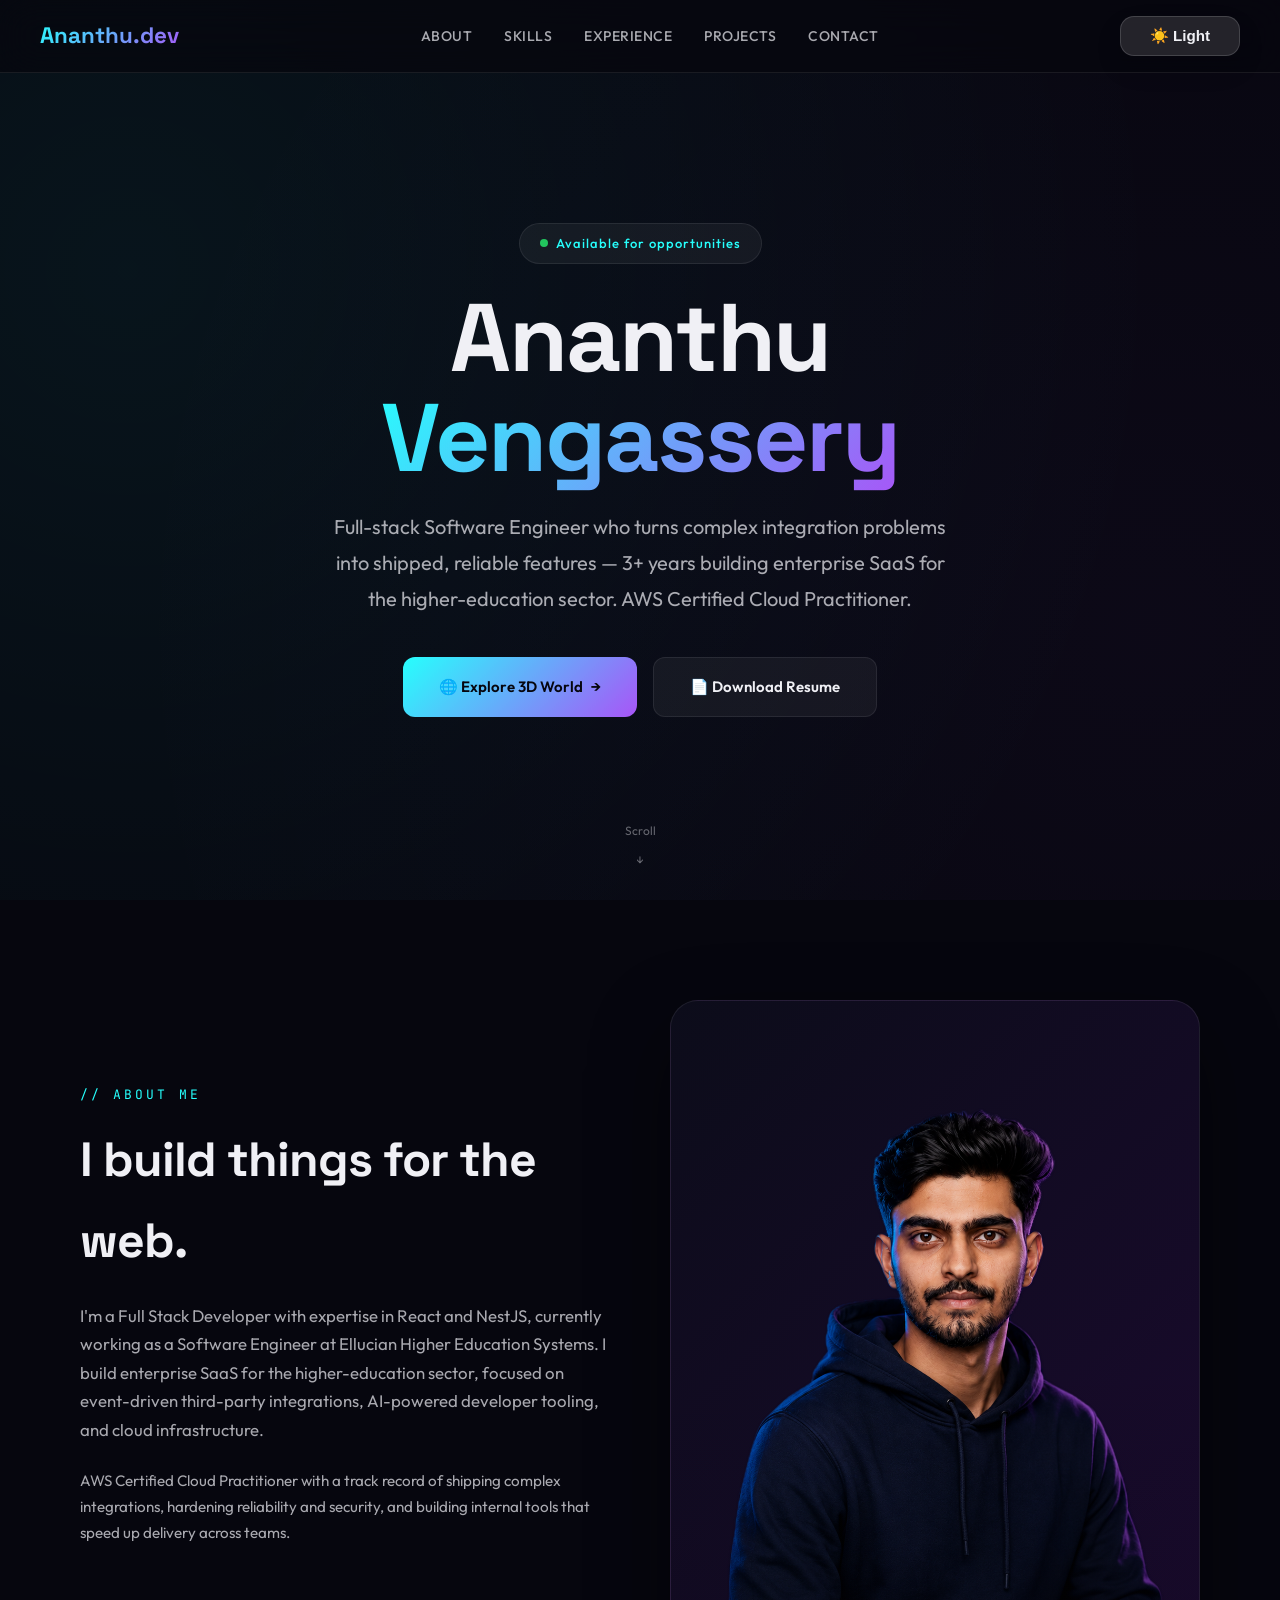
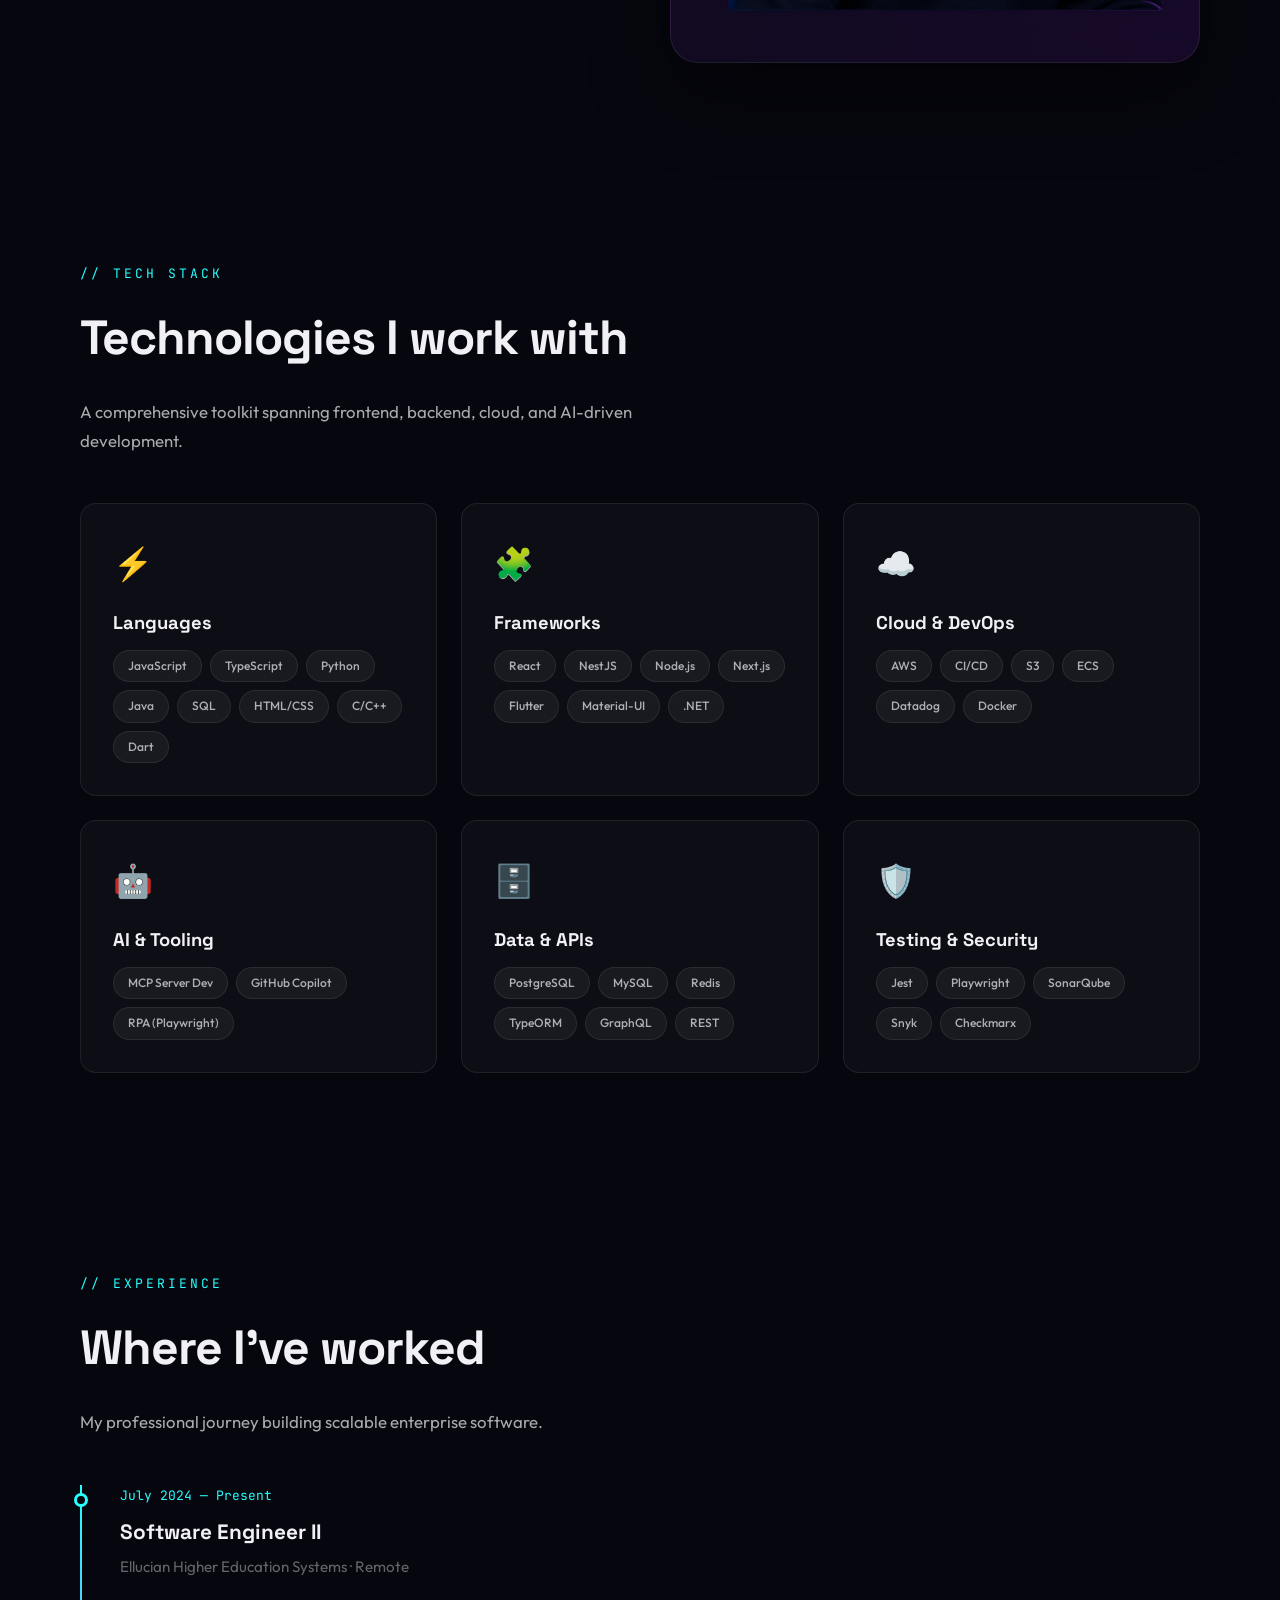
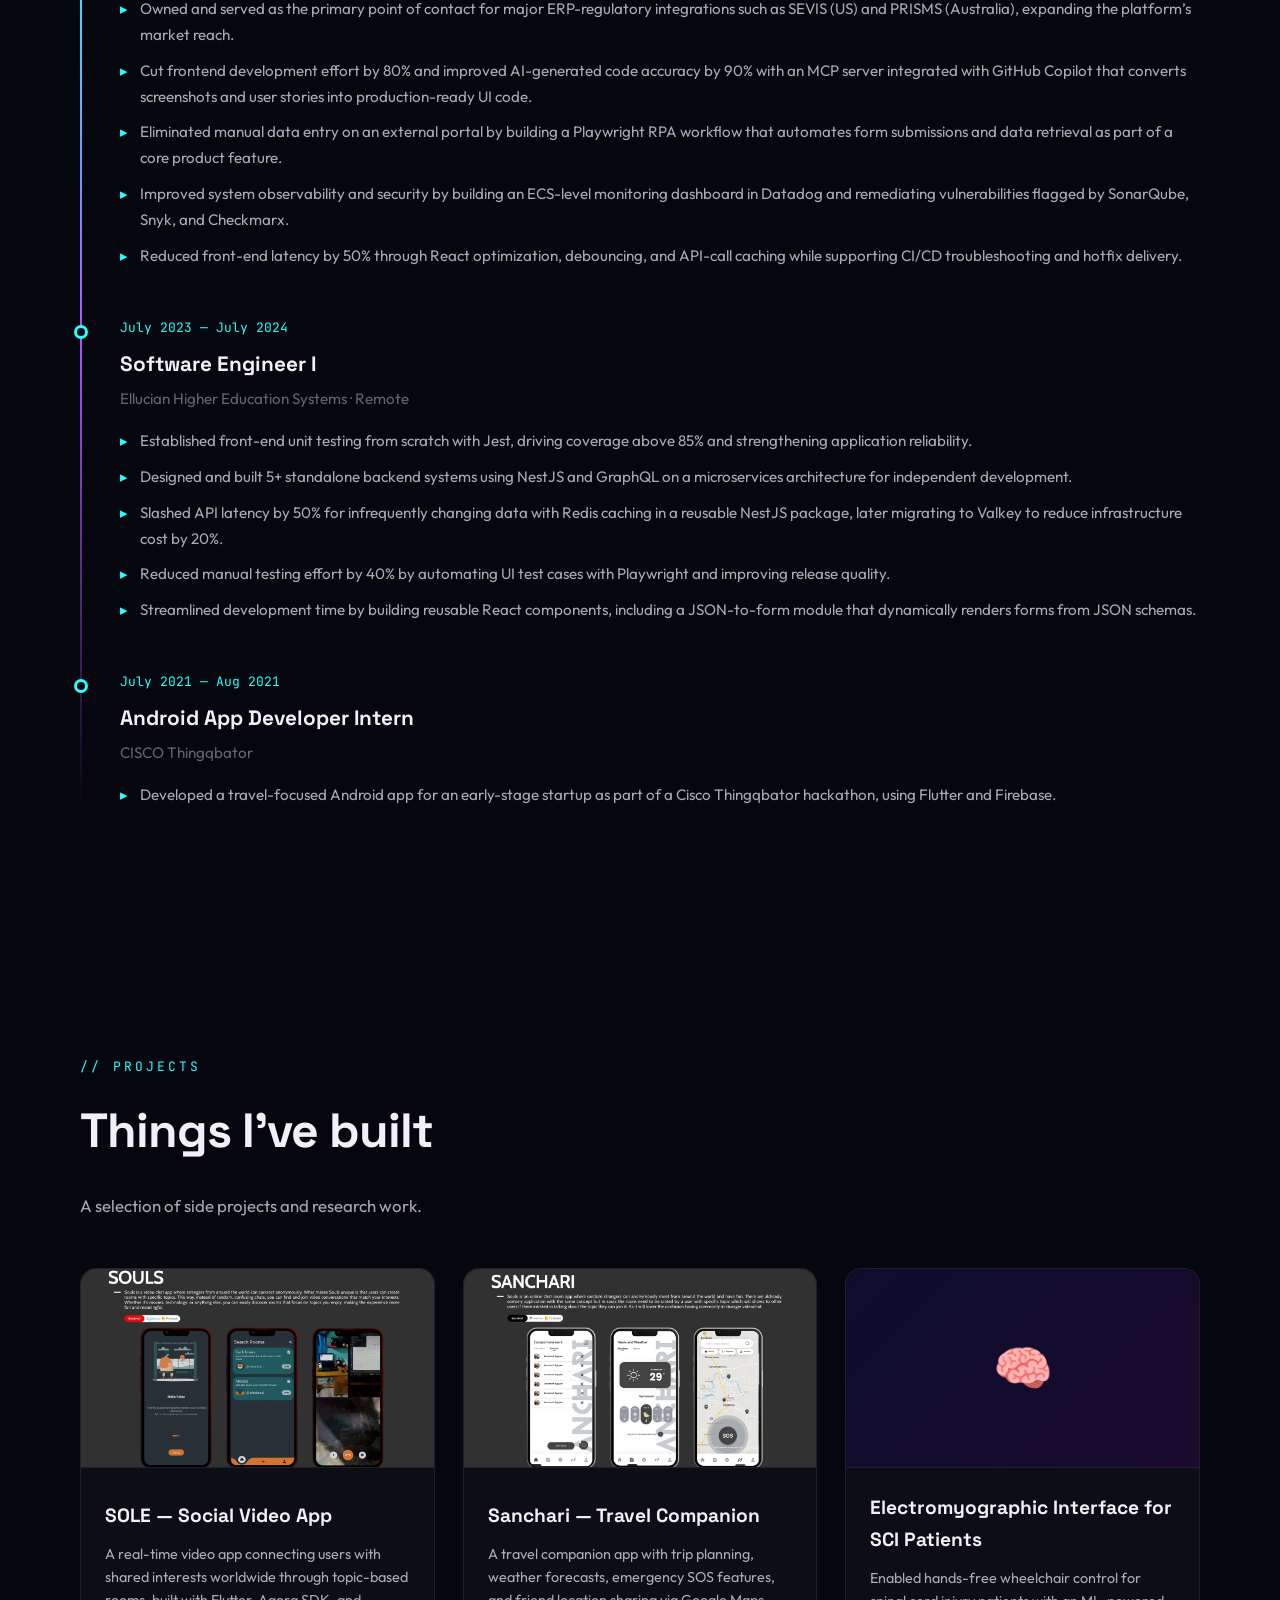
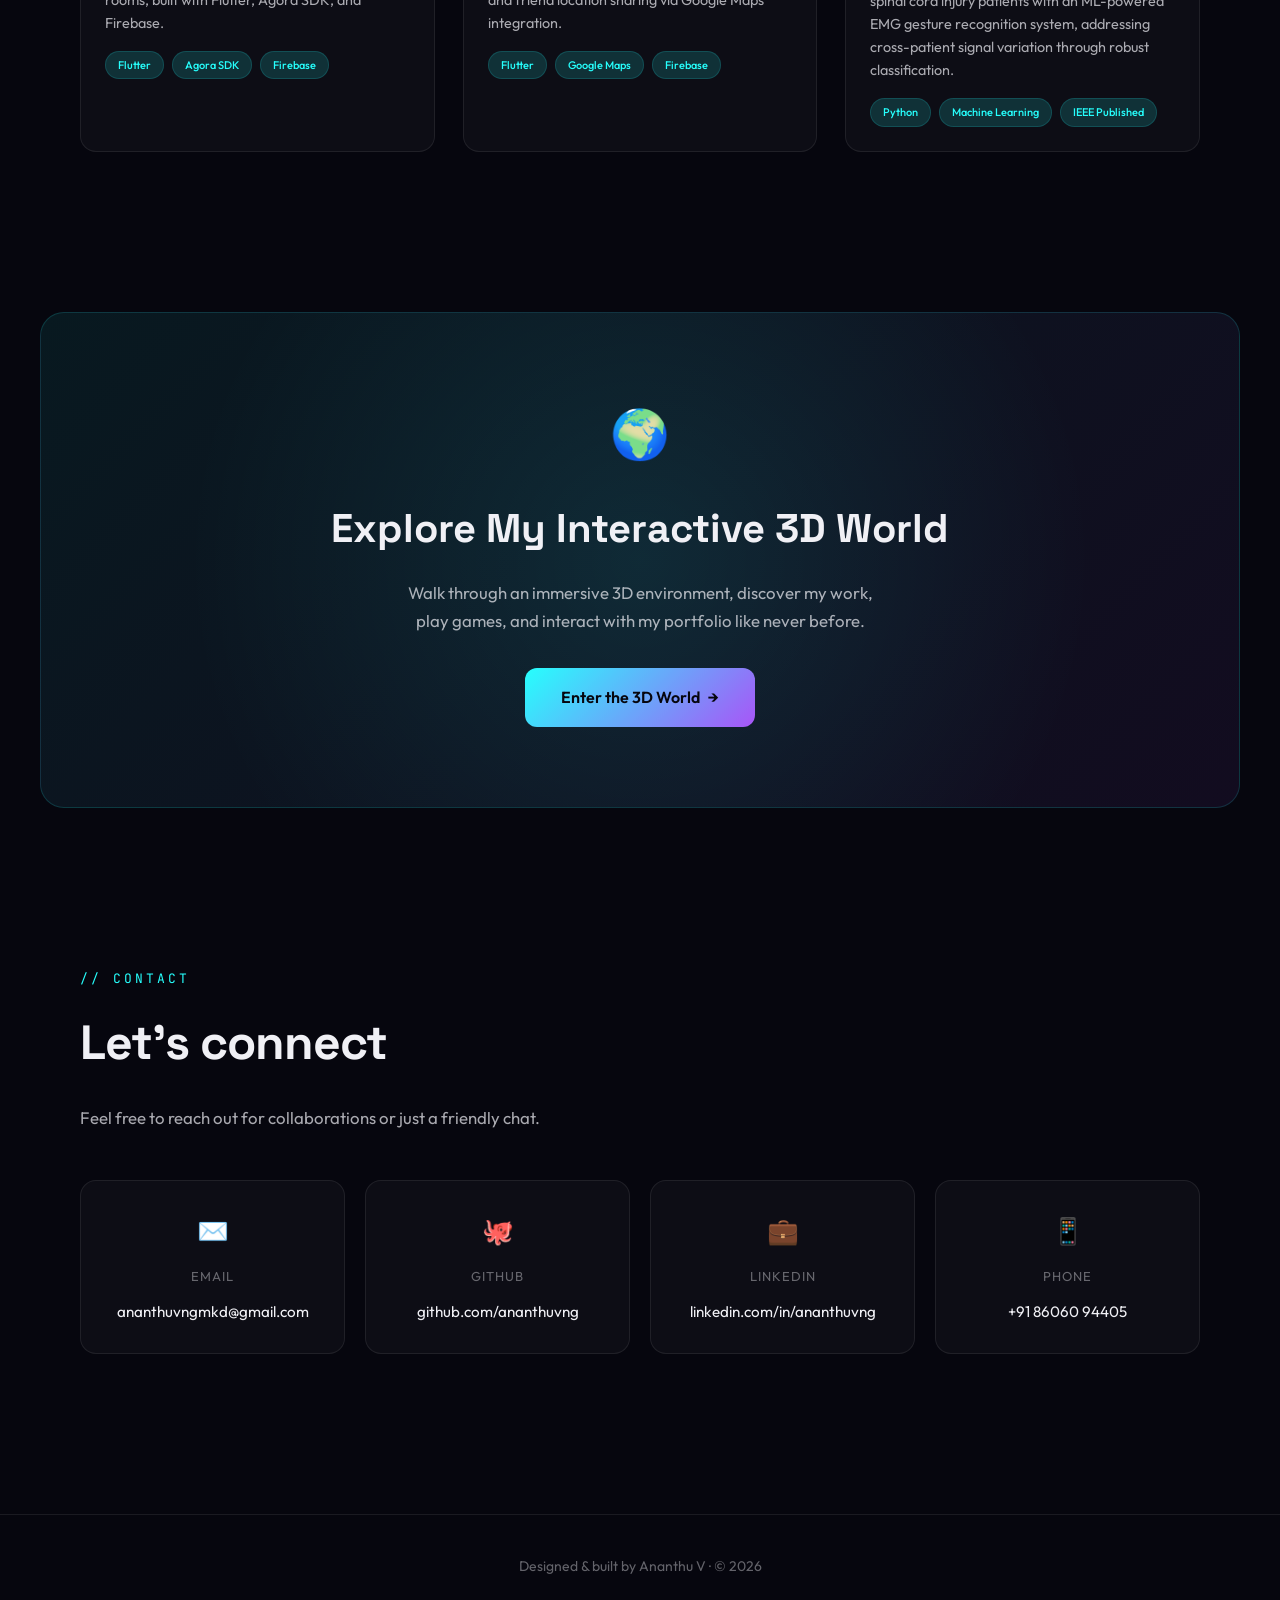
<file: index.html>
<!DOCTYPE html>
<html lang="en">
<head>
  <meta charset="UTF-8">
  <title>Ananthu V — Full-Stack Software Engineer</title>
  <meta name="description" content="Full-stack Software Engineer who turns complex integration problems into shipped, reliable features — 3+ years building enterprise SaaS for the higher-education sector.">
  <meta name="viewport" content="width=device-width, initial-scale=1.0">
  <meta name="theme-color" content="#06060e">
  <meta property="og:title" content="Ananthu V — Software Engineer Portfolio">
  <meta property="og:description" content="Full-stack Software Engineer focused on event-driven integrations, AI-powered developer tooling, and cloud infrastructure.">
  <meta property="og:type" content="website">
  <link rel="stylesheet" href="portfolio.css">
</head>
<body>

  <!-- INTRO SPLASH -->
  <div id="intro-splash">
    <div class="splash-brand">
      <div class="splash-name">Ananthu<span class="splash-accent">.dev</span></div>
      <div class="splash-line"></div>
      <div class="splash-tagline">Software Engineer · Creative Developer</div>
    </div>
  </div>

  <!-- NAVBAR -->
  <nav class="navbar" id="navbar">
    <a href="#" class="nav-logo">Ananthu.dev</a>
    <ul class="nav-links" id="nav-links">
      <li><a href="#about" onclick="closeMenu()">About</a></li>
      <li><a href="#skills" onclick="closeMenu()">Skills</a></li>
      <li><a href="#experience" onclick="closeMenu()">Experience</a></li>
      <li><a href="#projects" onclick="closeMenu()">Projects</a></li>
      <li><a href="#contact" onclick="closeMenu()">Contact</a></li>
    </ul>
    <button class="theme-toggle" id="theme-toggle" aria-label="Toggle theme">☀️ Light</button>
    <button class="mobile-menu-btn" id="menu-btn" aria-label="Toggle menu">
      <span></span><span></span><span></span>
    </button>
  </nav>

  <!-- HERO -->
  <section class="hero">
    <div class="hero-content">
      <div class="hero-badge"><span class="dot"></span> Available for opportunities</div>
      <h1 class="hero-name">Ananthu <span class="gradient">Vengassery</span></h1>
      <p class="hero-tagline">Full-stack Software Engineer who turns complex integration problems into shipped, reliable features — 3+ years building enterprise SaaS for the higher-education sector. AWS Certified Cloud Practitioner.</p>
      <div class="hero-buttons">
        <a href="world.html" class="btn-primary">🌐 Explore 3D World <span>→</span></a>
        <a href="./resources/pdfs/Resume.pdf" target="_blank" class="btn-secondary">📄 Download Resume</a>
      </div>
    </div>
    <div class="hero-scroll">
      <span>Scroll</span>
      <span>↓</span>
    </div>
  </section>

  <!-- ABOUT -->
  <section class="section" id="about">
    <div class="about-grid">
      <div class="reveal">
        <p class="section-label">// About Me</p>
        <h2 class="section-title">I build things for the web.</h2>
        <p class="section-desc" style="margin-bottom:24px;">I'm a Full Stack Developer with expertise in React and NestJS, currently working as a Software Engineer at Ellucian Higher Education Systems. I build enterprise SaaS for the higher-education sector, focused on event-driven third-party integrations, AI-powered developer tooling, and cloud infrastructure.</p>
        <p style="color:var(--text-secondary);margin-bottom:32px;font-size:0.95rem;">AWS Certified Cloud Practitioner with a track record of shipping complex integrations, hardening reliability and security, and building internal tools that speed up delivery across teams.</p>
      </div>
      <div class="about-image-wrap reveal">
        <img src="./resources/images/mee.png" alt="Ananthu Vengassery portrait">
      </div>
    </div>
  </section>

  <!-- SKILLS -->
  <section class="section" id="skills">
    <p class="section-label reveal">// Tech Stack</p>
    <h2 class="section-title reveal">Technologies I work with</h2>
    <p class="section-desc reveal">A comprehensive toolkit spanning frontend, backend, cloud, and AI-driven development.</p>
    <div class="skills-grid">
      <div class="skill-card reveal">
        <div class="skill-icon">⚡</div>
        <h3 class="skill-title">Languages</h3>
        <div class="skill-tags">
          <span class="skill-tag">JavaScript</span><span class="skill-tag">TypeScript</span>
          <span class="skill-tag">Python</span><span class="skill-tag">Java</span>
          <span class="skill-tag">SQL</span><span class="skill-tag">HTML/CSS</span>
          <span class="skill-tag">C/C++</span><span class="skill-tag">Dart</span>
        </div>
      </div>
      <div class="skill-card reveal">
        <div class="skill-icon">🧩</div>
        <h3 class="skill-title">Frameworks</h3>
        <div class="skill-tags">
          <span class="skill-tag">React</span><span class="skill-tag">NestJS</span>
          <span class="skill-tag">Node.js</span><span class="skill-tag">Next.js</span>
          <span class="skill-tag">Flutter</span><span class="skill-tag">Material-UI</span>
          <span class="skill-tag">.NET</span>
        </div>
      </div>
      <div class="skill-card reveal">
        <div class="skill-icon">☁️</div>
        <h3 class="skill-title">Cloud & DevOps</h3>
        <div class="skill-tags">
          <span class="skill-tag">AWS</span><span class="skill-tag">CI/CD</span>
          <span class="skill-tag">S3</span><span class="skill-tag">ECS</span>
          <span class="skill-tag">Datadog</span><span class="skill-tag">Docker</span>
        </div>
      </div>
      <div class="skill-card reveal">
        <div class="skill-icon">🤖</div>
        <h3 class="skill-title">AI & Tooling</h3>
        <div class="skill-tags">
          <span class="skill-tag">MCP Server Dev</span><span class="skill-tag">GitHub Copilot</span>
          <span class="skill-tag">RPA (Playwright)</span>
        </div>
      </div>
      <div class="skill-card reveal">
        <div class="skill-icon">🗄️</div>
        <h3 class="skill-title">Data & APIs</h3>
        <div class="skill-tags">
          <span class="skill-tag">PostgreSQL</span><span class="skill-tag">MySQL</span>
          <span class="skill-tag">Redis</span><span class="skill-tag">TypeORM</span>
          <span class="skill-tag">GraphQL</span><span class="skill-tag">REST</span>
        </div>
      </div>
      <div class="skill-card reveal">
        <div class="skill-icon">🛡️</div>
        <h3 class="skill-title">Testing & Security</h3>
        <div class="skill-tags">
          <span class="skill-tag">Jest</span><span class="skill-tag">Playwright</span>
          <span class="skill-tag">SonarQube</span><span class="skill-tag">Snyk</span>
          <span class="skill-tag">Checkmarx</span>
        </div>
      </div>
    </div>
  </section>

  <!-- EXPERIENCE -->
  <section class="section" id="experience">
    <p class="section-label reveal">// Experience</p>
    <h2 class="section-title reveal">Where I've worked</h2>
    <p class="section-desc reveal">My professional journey building scalable enterprise software.</p>
    <div class="timeline">
      <div class="timeline-item reveal">
        <div class="timeline-date">July 2024 — Present</div>
        <h3 class="timeline-role">Software Engineer II</h3>
        <p class="timeline-company">Ellucian Higher Education Systems · Remote</p>
        <ul class="timeline-points">
          <li>Owned and served as the primary point of contact for major ERP-regulatory integrations such as SEVIS (US) and PRISMS (Australia), expanding the platform’s market reach.</li>
          <li>Cut frontend development effort by 80% and improved AI-generated code accuracy by 90% with an MCP server integrated with GitHub Copilot that converts screenshots and user stories into production-ready UI code.</li>
          <li>Eliminated manual data entry on an external portal by building a Playwright RPA workflow that automates form submissions and data retrieval as part of a core product feature.</li>
          <li>Improved system observability and security by building an ECS-level monitoring dashboard in Datadog and remediating vulnerabilities flagged by SonarQube, Snyk, and Checkmarx.</li>
          <li>Reduced front-end latency by 50% through React optimization, debouncing, and API-call caching while supporting CI/CD troubleshooting and hotfix delivery.</li>
        </ul>
      </div>
      <div class="timeline-item reveal">
        <div class="timeline-date">July 2023 — July 2024</div>
        <h3 class="timeline-role">Software Engineer I</h3>
        <p class="timeline-company">Ellucian Higher Education Systems · Remote</p>
        <ul class="timeline-points">
          <li>Established front-end unit testing from scratch with Jest, driving coverage above 85% and strengthening application reliability.</li>
          <li>Designed and built 5+ standalone backend systems using NestJS and GraphQL on a microservices architecture for independent development.</li>
          <li>Slashed API latency by 50% for infrequently changing data with Redis caching in a reusable NestJS package, later migrating to Valkey to reduce infrastructure cost by 20%.</li>
          <li>Reduced manual testing effort by 40% by automating UI test cases with Playwright and improving release quality.</li>
          <li>Streamlined development time by building reusable React components, including a JSON-to-form module that dynamically renders forms from JSON schemas.</li>
        </ul>
      </div>
      <div class="timeline-item reveal">
        <div class="timeline-date">July 2021 — Aug 2021</div>
        <h3 class="timeline-role">Android App Developer Intern</h3>
        <p class="timeline-company">CISCO Thingqbator</p>
        <ul class="timeline-points">
          <li>Developed a travel-focused Android app for an early-stage startup as part of a Cisco Thingqbator hackathon, using Flutter and Firebase.</li>
        </ul>
      </div>
    </div>
  </section>

  <!-- PROJECTS -->
  <section class="section" id="projects">
    <p class="section-label reveal">// Projects</p>
    <h2 class="section-title reveal">Things I've built</h2>
    <p class="section-desc reveal">A selection of side projects and research work.</p>
    <div class="projects-grid">
      <div class="project-card reveal">
        <img src="./resources/images/souls.png" alt="SOLE App" class="project-image" loading="lazy">
        <div class="project-body">
          <h3 class="project-title">SOLE — Social Video App</h3>
          <p class="project-desc">A real-time video app connecting users with shared interests worldwide through topic-based rooms, built with Flutter, Agora SDK, and Firebase.</p>
          <div class="project-tech">
            <span>Flutter</span><span>Agora SDK</span><span>Firebase</span>
          </div>
        </div>
      </div>
      <div class="project-card reveal">
        <img src="./resources/images/sanchari.png" alt="Sanchari App" class="project-image" loading="lazy">
        <div class="project-body">
          <h3 class="project-title">Sanchari — Travel Companion</h3>
          <p class="project-desc">A travel companion app with trip planning, weather forecasts, emergency SOS features, and friend location sharing via Google Maps integration.</p>
          <div class="project-tech">
            <span>Flutter</span><span>Google Maps</span><span>Firebase</span>
          </div>
        </div>
      </div>
      <div class="project-card reveal">
        <div style="width:100%;aspect-ratio:16/9;background:linear-gradient(135deg,#0d0d2b,#1a0a2e);display:flex;align-items:center;justify-content:center;border-bottom:1px solid var(--border);">
          <span style="font-size:3rem;">🧠</span>
        </div>
        <div class="project-body">
          <h3 class="project-title">Electromyographic Interface for SCI Patients</h3>
          <p class="project-desc">Enabled hands-free wheelchair control for spinal cord injury patients with an ML-powered EMG gesture recognition system, addressing cross-patient signal variation through robust classification.</p>
          <div class="project-tech">
            <span>Python</span><span>Machine Learning</span><span>IEEE Published</span>
          </div>
        </div>
      </div>
    </div>
  </section>

  <!-- 3D WORLD CTA -->
  <div class="world-cta reveal">
    <div class="world-cta-content">
      <div class="world-cta-emoji">🌍</div>
      <h2>Explore My Interactive 3D World</h2>
      <p>Walk through an immersive 3D environment, discover my work, play games, and interact with my portfolio like never before.</p>
      <a href="world.html" class="btn-primary" style="font-size:16px;">Enter the 3D World <span>→</span></a>
    </div>
  </div>

  <!-- CONTACT -->
  <section class="section" id="contact">
    <p class="section-label reveal">// Contact</p>
    <h2 class="section-title reveal">Let's connect</h2>
    <p class="section-desc reveal">Feel free to reach out for collaborations or just a friendly chat.</p>
    <div class="contact-grid">
      <a href="mailto:pk.ananthuvngmkd@gmail.com" class="contact-card reveal">
        <div class="contact-icon">✉️</div>
        <div class="contact-label">Email</div>
        <div class="contact-value">ananthuvngmkd@gmail.com</div>
      </a>
      <a href="https://github.com/ananthuvng" target="_blank" class="contact-card reveal">
        <div class="contact-icon">🐙</div>
        <div class="contact-label">GitHub</div>
        <div class="contact-value">github.com/ananthuvng</div>
      </a>
      <a href="https://linkedin.com/in/ananthuvng" target="_blank" class="contact-card reveal">
        <div class="contact-icon">💼</div>
        <div class="contact-label">LinkedIn</div>
        <div class="contact-value">linkedin.com/in/ananthuvng</div>
      </a>
      <a href="tel:+918606094405" class="contact-card reveal">
        <div class="contact-icon">📱</div>
        <div class="contact-label">Phone</div>
        <div class="contact-value">+91 86060 94405</div>
      </a>
    </div>
  </section>

  <!-- FOOTER -->
  <footer class="footer">
    <p>Designed & built by Ananthu V · © 2026</p>
  </footer>

  <script>
    // Mobile menu toggle
    const menuBtn = document.getElementById('menu-btn');
    const navLinks = document.getElementById('nav-links');
    menuBtn.addEventListener('click', () => {
      menuBtn.classList.toggle('active');
      navLinks.classList.toggle('open');
    });
    function closeMenu() {
      menuBtn.classList.remove('active');
      navLinks.classList.remove('open');
    }

    // Light / dark theme toggle
    const themeToggleBtn = document.getElementById('theme-toggle');
    const themeMeta = document.querySelector('meta[name="theme-color"]');
    const THEME_KEY = 'portfolioTheme';

    const setTheme = (theme) => {
      if (theme === 'light') {
        document.body.classList.add('light');
        themeToggleBtn.textContent = '🌙 Dark';
        themeMeta.content = '#f6f7fb';
      } else {
        document.body.classList.remove('light');
        themeToggleBtn.textContent = '☀️ Light';
        themeMeta.content = '#06060e';
      }
      localStorage.setItem(THEME_KEY, theme);
    };

    const storedTheme = localStorage.getItem(THEME_KEY);
    setTheme(storedTheme === 'light' ? 'light' : 'dark');

    themeToggleBtn.addEventListener('click', () => {
      setTheme(document.body.classList.contains('light') ? 'dark' : 'light');
    });

    // Navbar scroll effect
    window.addEventListener('scroll', () => {
      const nav = document.getElementById('navbar');
      nav.style.padding = window.scrollY > 50 ? '10px 40px' : '16px 40px';
    });

    // Scroll reveal
    const observer = new IntersectionObserver((entries) => {
      entries.forEach(entry => {
        if (entry.isIntersecting) {
          entry.target.classList.add('visible');
        }
      });
    }, { threshold: 0.1 });
    document.querySelectorAll('.reveal').forEach(el => observer.observe(el));
    // ===== INTRO SPLASH =====
    const splash = document.getElementById('intro-splash');
    if (splash) {
      setTimeout(() => {
        splash.classList.add('fade-out');
        setTimeout(() => splash.remove(), 800);
      }, 2200);
    }
  </script>
</body>
</html>
</file>
<file: portfolio.css>
@import url('https://fonts.googleapis.com/css2?family=Outfit:wght@300;400;500;600;700;800;900&family=Space+Grotesk:wght@400;500;600;700&family=JetBrains+Mono:wght@400;500&display=swap');

:root {
  --bg-primary: #06060e;
  --bg-secondary: #0c0c1a;
  --bg-card: rgba(255,255,255,0.03);
  --bg-glass: rgba(255,255,255,0.05);
  --accent: #26fffd;
  --accent-purple: #a855f7;
  --accent-glow: rgba(38,255,253,0.15);
  --text-primary: #f0f0f5;
  --text-secondary: rgba(240,240,245,0.7);
  --text-muted: rgba(240,240,245,0.4);
  --border: rgba(255,255,255,0.08);
  --button-text: #06060e;
  --button-bg: linear-gradient(135deg, var(--accent), var(--accent-purple));
  --font-primary: 'Outfit', sans-serif;
  --font-mono: 'JetBrains Mono', monospace;
  --font-heading: 'Space Grotesk', sans-serif;
}

body.light {
  --bg-primary: #f6f7fb;
  --bg-secondary: #eff2fb;
  --bg-card: rgba(255,255,255,0.92);
  --bg-glass: rgba(255,255,255,0.7);
  --accent: #0f62ff;
  --accent-purple: #7c3aed;
  --accent-glow: rgba(15,98,255,0.15);
  --text-primary: #0f172a;
  --text-secondary: rgba(15,23,42,0.75);
  --text-muted: rgba(15,23,42,0.55);
  --border: rgba(15,23,42,0.12);
  --button-text: #06060e;
  --button-bg: linear-gradient(135deg, var(--accent), var(--accent-purple));
}

body.light .navbar {
  background: rgba(255,255,255,0.88);
  border-color: rgba(15,23,42,0.12);
}

body.light .nav-links {
  background: rgba(255,255,255,0.96);
}

body.light .nav-links a {
  color: var(--text-secondary);
}

body.light .nav-links.open a {
  color: var(--text-primary);
}

body.light .mobile-menu-btn span {
  background: var(--text-primary);
}

*, *::before, *::after { box-sizing: border-box; margin: 0; padding: 0; }

html { scroll-behavior: smooth; scroll-padding-top: 80px; }

body {
  font-family: var(--font-primary);
  background: var(--bg-primary);
  color: var(--text-primary);
  line-height: 1.7;
  overflow-x: hidden;
  -webkit-font-smoothing: antialiased;
}

.theme-toggle {
  border: 1px solid rgba(255,255,255,0.15);
  background: rgba(255,255,255,0.12);
  color: var(--text-primary);
  min-width: 120px;
  text-align: center;
  border-radius: 14px;
  padding: 10px 18px;
  font-size: 0.95rem;
  font-weight: 600;
  cursor: pointer;
  box-shadow: 0 12px 30px rgba(0, 0, 0, 0.08);
  transition: background 0.25s ease, color 0.25s ease, transform 0.25s ease, box-shadow 0.25s ease;
}

.theme-toggle:hover {
  transform: translateY(-1px);
  background: rgba(255,255,255,0.18);
  box-shadow: 0 16px 36px rgba(0, 0, 0, 0.1);
}

body.light .theme-toggle {
  background: var(--bg-card);
  color: var(--text-primary);
  border: 1px solid rgba(15,23,42,0.12);
  box-shadow: none;
}

body.light .theme-toggle:hover {
  background: rgba(255,255,255,0.95);
}

body.light .navbar {
  background: rgba(255,255,255,0.88);
  border-color: rgba(15,23,42,0.12);
}

body.light .nav-links {
  background: rgba(255,255,255,0.96);
}

body.light .nav-links a {
  color: var(--text-secondary);
}

body.light .nav-links.open a {
  color: var(--text-primary);
}

body.light .mobile-menu-btn span {
  background: var(--text-primary);
}

body.light .hero {
  background: linear-gradient(135deg, #f8fbff 0%, #eef3ff 100%);
}

body.light .hero::before {
  background: radial-gradient(circle at 30% 40%, rgba(15,98,255,0.08) 0%, transparent 50%),
              radial-gradient(circle at 70% 60%, rgba(124,58,237,0.06) 0%, transparent 50%);
}

body.light .btn-primary {
  color: #fff;
  box-shadow: 0 12px 32px rgba(15, 98, 255, 0.25);
}

body.light .btn-primary:hover {
  box-shadow: 0 18px 48px rgba(15, 98, 255, 0.3);
}

body.light .btn-secondary {
  background: rgba(255,255,255,0.88);
  color: var(--text-primary);
  border-color: rgba(15,23,42,0.12);
}

body.light .btn-secondary:hover {
  background: rgba(255,255,255,0.98);
}

a { color: var(--accent); text-decoration: none; transition: opacity 0.3s; }
a:hover { opacity: 0.8; }

/* ===== NAVBAR ===== */
.navbar {
  position: fixed; top: 0; left: 0; width: 100%; z-index: 1000;
  padding: 16px 40px;
  display: flex; align-items: center; justify-content: space-between;
  background: rgba(6,6,14,0.7);
  backdrop-filter: blur(20px);
  border-bottom: 1px solid var(--border);
  transition: all 0.3s ease;
}
.nav-logo {
  font-family: var(--font-heading); font-weight: 700; font-size: 1.4rem;
  background: linear-gradient(135deg, var(--accent), var(--accent-purple));
  -webkit-background-clip: text; -webkit-text-fill-color: transparent; background-clip: text;
}
.nav-links { display: flex; gap: 32px; list-style: none; }
.nav-links a {
  color: var(--text-secondary); font-size: 14px; font-weight: 500;
  letter-spacing: 0.5px; text-transform: uppercase; position: relative;
  transition: color 0.3s;
}
.nav-links a:hover { color: var(--accent); opacity: 1; }
.nav-links a::after {
  content: ''; position: absolute; bottom: -4px; left: 0; width: 0; height: 2px;
  background: var(--accent); transition: width 0.3s;
}
.nav-links a:hover::after { width: 100%; }

.nav-cta {
  padding: 10px 24px; border-radius: 8px; font-size: 13px; font-weight: 600;
  background: linear-gradient(135deg, var(--accent), var(--accent-purple));
  color: #06060e; border: none; cursor: pointer; text-transform: uppercase;
  letter-spacing: 0.5px; transition: transform 0.3s, box-shadow 0.3s;
}
.nav-cta:hover { transform: translateY(-2px); box-shadow: 0 8px 30px var(--accent-glow); }

.mobile-menu-btn {
  display: none; background: none; border: none; cursor: pointer;
  flex-direction: column; gap: 5px; padding: 4px;
}
.mobile-menu-btn span {
  display: block; width: 24px; height: 2px; background: var(--text-primary);
  transition: all 0.3s;
}
.mobile-menu-btn.active span:nth-child(1) { transform: rotate(45deg) translate(5px,5px); }
.mobile-menu-btn.active span:nth-child(2) { opacity: 0; }
.mobile-menu-btn.active span:nth-child(3) { transform: rotate(-45deg) translate(5px,-5px); }

/* ===== HERO ===== */
.hero {
  min-height: 100vh; display: flex; align-items: center; justify-content: center;
  padding: 120px 40px 80px; position: relative; overflow: hidden;
}
.hero::before {
  content: ''; position: absolute; top: -50%; left: -50%; width: 200%; height: 200%;
  background: radial-gradient(circle at 30% 40%, rgba(38,255,253,0.06) 0%, transparent 50%),
              radial-gradient(circle at 70% 60%, rgba(168,85,247,0.04) 0%, transparent 50%);
  animation: heroGlow 15s ease-in-out infinite alternate;
}
@keyframes heroGlow {
  0% { transform: translate(0,0) scale(1); }
  100% { transform: translate(-5%,3%) scale(1.1); }
}
.hero-content { position: relative; z-index: 1; max-width: 900px; text-align: center; }
.hero-badge {
  display: inline-flex; align-items: center; gap: 8px;
  padding: 8px 20px; border-radius: 50px; font-size: 13px; font-weight: 500;
  background: var(--bg-glass); border: 1px solid var(--border);
  color: var(--accent); margin-bottom: 24px; letter-spacing: 1px;
}
.hero-badge .dot {
  width: 8px; height: 8px; border-radius: 50%; background: #22c55e;
  animation: pulse 2s ease-in-out infinite;
}
@keyframes pulse { 0%,100% { opacity: 1; } 50% { opacity: 0.4; } }

.hero-name {
  font-family: var(--font-heading); font-size: clamp(3rem,8vw,6rem);
  font-weight: 900; letter-spacing: -2px; line-height: 1.05; margin-bottom: 20px;
}
.hero-name .gradient {
  background: linear-gradient(135deg, var(--accent), var(--accent-purple));
  -webkit-background-clip: text; -webkit-text-fill-color: transparent; background-clip: text;
}
.hero-tagline {
  font-size: clamp(1rem,2vw,1.25rem); color: var(--text-secondary);
  max-width: 640px; margin: 0 auto 40px; line-height: 1.8;
}
.hero-buttons { display: flex; gap: 16px; justify-content: center; flex-wrap: wrap; }
.btn-primary {
  padding: 16px 36px; border-radius: 12px; font-size: 15px; font-weight: 600;
  background: linear-gradient(135deg, var(--accent), var(--accent-purple));
  color: #06060e; border: none; cursor: pointer; transition: all 0.3s;
  display: inline-flex; align-items: center; gap: 8px;
}
.btn-primary:hover { transform: translateY(-3px); box-shadow: 0 12px 40px var(--accent-glow); }
.btn-secondary {
  padding: 16px 36px; border-radius: 12px; font-size: 15px; font-weight: 600;
  background: var(--bg-glass); color: var(--text-primary);
  border: 1px solid var(--border); cursor: pointer; transition: all 0.3s;
  display: inline-flex; align-items: center; gap: 8px;
}
.btn-secondary:hover { background: rgba(255,255,255,0.08); transform: translateY(-3px); }
.hero-scroll {
  position: absolute; bottom: 30px; left: 50%; transform: translateX(-50%);
  display: flex; flex-direction: column; align-items: center; gap: 8px;
  color: var(--text-muted); font-size: 12px; animation: bounce 2s infinite;
}
@keyframes bounce { 0%,100% { transform: translateX(-50%) translateY(0); } 50% { transform: translateX(-50%) translateY(8px); } }

/* ===== SECTIONS ===== */
.section { padding: 100px 40px; max-width: 1200px; margin: 0 auto; }
.section-label {
  font-family: var(--font-mono); font-size: 13px; color: var(--accent);
  text-transform: uppercase; letter-spacing: 3px; margin-bottom: 12px;
}
.section-title {
  font-family: var(--font-heading); font-size: clamp(2rem,4vw,3rem);
  font-weight: 800; margin-bottom: 20px; letter-spacing: -1px;
}
.section-desc {
  color: var(--text-secondary); max-width: 600px; font-size: 1.05rem; margin-bottom: 48px;
}

/* ===== ABOUT ===== */
.about-grid { display: grid; grid-template-columns: 1fr 1fr; gap: 60px; align-items: center; }
.about-image-wrap {
  position: relative;
  border-radius: 28px;
  overflow: hidden;
  background: linear-gradient(135deg, #0c0c1a 0%, #1a0a2e 100%);
  border: 1px solid rgba(255, 255, 255, 0.08);
  box-shadow: 0 30px 80px rgba(0, 0, 0, 0.45);
  aspect-ratio: 4/5;
  display: flex;
  align-items: center;
  justify-content: center;
  padding: 0;
}
.about-image-wrap img {
  width: 100%;
  height: 100%;
  object-fit: cover;
  object-position: center bottom;
  border-radius: 0;
  border: none;
  box-shadow: none;
}
.about-image-wrap::after {
  content: ''; position: absolute; inset: 0;
  background: linear-gradient(to top, rgba(6, 6, 14, 0.18), transparent 45%);
  pointer-events: none;
}
.about-stats {
  display: grid; grid-template-columns: repeat(3,1fr); gap: 16px; margin-top: 32px;
}
.stat {
  text-align: center; padding: 20px 12px; border-radius: 12px;
  background: var(--bg-glass); border: 1px solid var(--border);
}
.stat-number {
  font-family: var(--font-heading); font-size: 1.8rem; font-weight: 800;
  background: linear-gradient(135deg, var(--accent), var(--accent-purple));
  -webkit-background-clip: text; -webkit-text-fill-color: transparent; background-clip: text;
}
.stat-label { font-size: 12px; color: var(--text-muted); margin-top: 4px; text-transform: uppercase; letter-spacing: 1px; }

/* ===== SKILLS ===== */
.skills-grid { display: grid; grid-template-columns: repeat(auto-fit, minmax(280px,1fr)); gap: 24px; }
.skill-card {
  padding: 32px; border-radius: 16px; background: var(--bg-card);
  border: 1px solid var(--border); transition: all 0.4s;
}
.skill-card:hover { transform: translateY(-4px); border-color: rgba(38,255,253,0.2); background: rgba(255,255,255,0.05); }
.skill-icon { font-size: 2rem; margin-bottom: 16px; }
.skill-title { font-family: var(--font-heading); font-size: 1.15rem; font-weight: 700; margin-bottom: 12px; }
.skill-tags { display: flex; flex-wrap: wrap; gap: 8px; }
.skill-tag {
  padding: 5px 14px; border-radius: 50px; font-size: 12px; font-weight: 500;
  background: var(--bg-glass); border: 1px solid var(--border); color: var(--text-secondary);
}

/* ===== EXPERIENCE ===== */
.timeline { position: relative; padding-left: 40px; }
.timeline::before {
  content: ''; position: absolute; left: 0; top: 0; bottom: 0; width: 2px;
  background: linear-gradient(to bottom, var(--accent), var(--accent-purple), transparent);
}
.timeline-item { position: relative; margin-bottom: 48px; }
.timeline-item::before {
  content: ''; position: absolute; left: -46px; top: 8px;
  width: 14px; height: 14px; border-radius: 50%;
  background: var(--bg-primary); border: 3px solid var(--accent);
}
.timeline-date {
  font-family: var(--font-mono); font-size: 13px; color: var(--accent); margin-bottom: 8px;
}
.timeline-role { font-family: var(--font-heading); font-size: 1.3rem; font-weight: 700; margin-bottom: 4px; }
.timeline-company { color: var(--text-muted); font-size: 0.95rem; margin-bottom: 16px; }
.timeline-points { list-style: none; }
.timeline-points li {
  position: relative; padding-left: 20px; margin-bottom: 10px;
  color: var(--text-secondary); font-size: 0.95rem;
}
.timeline-points li::before {
  content: '▸'; position: absolute; left: 0; color: var(--accent);
}

/* ===== PROJECTS ===== */
.projects-grid { display: grid; grid-template-columns: repeat(auto-fit, minmax(340px,1fr)); gap: 28px; }
.project-card {
  border-radius: 16px; overflow: hidden; background: var(--bg-card);
  border: 1px solid var(--border); transition: all 0.4s;
}
.project-card:hover { transform: translateY(-6px); border-color: rgba(38,255,253,0.2); }
.project-image { width: 100%; aspect-ratio: 16/9; object-fit: cover; border-bottom: 1px solid var(--border); }
.project-body { padding: 24px; }
.project-title { font-family: var(--font-heading); font-size: 1.2rem; font-weight: 700; margin-bottom: 10px; }
.project-desc { color: var(--text-secondary); font-size: 0.9rem; margin-bottom: 16px; line-height: 1.6; }
.project-tech { display: flex; flex-wrap: wrap; gap: 8px; }
.project-tech span {
  padding: 4px 12px; border-radius: 50px; font-size: 11px; font-weight: 500;
  background: var(--accent-glow); color: var(--accent); border: 1px solid rgba(38,255,253,0.15);
}

/* ===== 3D WORLD CTA ===== */
.world-cta {
  position: relative; padding: 80px 40px; margin: 60px auto; max-width: 1200px;
  border-radius: 24px; overflow: hidden; text-align: center;
  background: linear-gradient(135deg, rgba(38,255,253,0.08), rgba(168,85,247,0.08));
  border: 1px solid rgba(38,255,253,0.15);
}
.world-cta::before {
  content: ''; position: absolute; inset: 0;
  background: radial-gradient(circle at 50% 50%, rgba(38,255,253,0.1), transparent 70%);
  animation: ctaGlow 4s ease-in-out infinite alternate;
}
@keyframes ctaGlow { 0% { opacity: 0.5; } 100% { opacity: 1; } }
.world-cta-content { position: relative; z-index: 1; }
.world-cta-emoji { font-size: 3rem; margin-bottom: 20px; }
.world-cta h2 {
  font-family: var(--font-heading); font-size: clamp(1.8rem,4vw,2.5rem);
  font-weight: 800; margin-bottom: 16px;
}
.world-cta p { color: var(--text-secondary); max-width: 500px; margin: 0 auto 32px; font-size: 1.05rem; }

/* ===== CONTACT ===== */
.contact-grid { display: grid; grid-template-columns: repeat(auto-fit, minmax(200px,1fr)); gap: 20px; }
.contact-card {
  display: flex; flex-direction: column; align-items: center; gap: 12px;
  padding: 28px 20px; border-radius: 16px; background: var(--bg-card);
  border: 1px solid var(--border); transition: all 0.3s; text-align: center;
}
.contact-card:hover { border-color: rgba(38,255,253,0.2); transform: translateY(-4px); }
.contact-icon { font-size: 1.6rem; }
.contact-label { font-size: 13px; color: var(--text-muted); text-transform: uppercase; letter-spacing: 1px; }
.contact-value { font-size: 0.95rem; color: var(--text-primary); word-break: break-all; }

/* ===== FOOTER ===== */
.footer {
  text-align: center; padding: 40px 20px; border-top: 1px solid var(--border);
  color: var(--text-muted); font-size: 14px; margin-top: 60px;
}

/* ===== INTRO SPLASH ===== */
#intro-splash {
  position: fixed;
  inset: 0;
  z-index: 10000;
  background: var(--bg-primary);
  display: flex;
  align-items: center;
  justify-content: center;
  transition: opacity 0.8s ease, transform 0.8s ease;
}
#intro-splash.fade-out {
  opacity: 0;
  transform: scale(1.05);
}
.splash-brand {
  display: flex;
  flex-direction: column;
  align-items: center;
  gap: 16px;
}
.splash-name {
  font-family: var(--font-heading);
  font-size: clamp(3rem, 10vw, 5.5rem);
  font-weight: 900;
  color: var(--text-primary);
  letter-spacing: -3px;
  opacity: 0;
  animation: splashReveal 0.8s 0.3s ease forwards;
}
.splash-accent {
  background: linear-gradient(135deg, var(--accent), var(--accent-purple));
  -webkit-background-clip: text;
  -webkit-text-fill-color: transparent;
  background-clip: text;
}
.splash-line {
  width: 0;
  height: 2px;
  background: linear-gradient(90deg, var(--accent), var(--accent-purple));
  animation: splashLine 0.6s 0.8s ease forwards;
}
.splash-tagline {
  font-size: 14px;
  color: var(--text-muted);
  letter-spacing: 4px;
  text-transform: uppercase;
  opacity: 0;
  animation: splashReveal 0.6s 1.2s ease forwards;
}
@keyframes splashReveal {
  from { opacity: 0; transform: translateY(15px); }
  to { opacity: 1; transform: translateY(0); }
}
@keyframes splashLine {
  from { width: 0; }
  to { width: 120px; }
}

/* ===== 3D HERO CONTAINER ===== */
#hero-3d-container {
  position: absolute;
  inset: 0;
  z-index: 0;
  pointer-events: none;
  opacity: 0.35;
}
#hero-3d-container canvas {
  width: 100% !important;
  height: 100% !important;
}

/* ===== SCROLL ANIMATIONS ===== */
.reveal {
  opacity: 0; transform: translateY(30px);
  transition: opacity 0.7s ease, transform 0.7s ease;
}
.reveal.visible { opacity: 1; transform: translateY(0); }

/* ===== RESPONSIVE ===== */
@media (max-width: 900px) {
  .about-grid { grid-template-columns: 1fr; gap: 40px; }
  .about-image-wrap { max-width: 400px; margin: 0 auto; }
  .projects-grid { grid-template-columns: 1fr; }
}
@media (max-width: 768px) {
  .navbar { padding: 14px 20px; }
  .nav-links { 
    display: none; position: fixed; top: 60px; left: 0; width: 100%;
    flex-direction: column; gap: 0; background: rgba(6,6,14,0.95);
    backdrop-filter: blur(20px); border-bottom: 1px solid var(--border);
  }
  .nav-links.open { display: flex; }
  .nav-links a { padding: 16px 24px; border-bottom: 1px solid var(--border); }
  .nav-links a::after { display: none; }
  .mobile-menu-btn { display: flex; }
  .nav-cta { display: none; }
  .hero { padding: 100px 20px 60px; }
  .section { padding: 60px 20px; }
  .hero-buttons { flex-direction: column; align-items: center; }
  .btn-primary, .btn-secondary { width: 100%; max-width: 300px; justify-content: center; }
  .about-stats { grid-template-columns: repeat(3,1fr); gap: 10px; }
  .stat { padding: 14px 8px; }
  .stat-number { font-size: 1.4rem; }
  .world-cta { margin: 40px 20px; padding: 50px 24px; border-radius: 16px; }
  .timeline { padding-left: 28px; }
  .timeline-item::before { left: -34px; width: 12px; height: 12px; }
  .skills-grid { grid-template-columns: 1fr; }
  #hero-3d-container { opacity: 0.2; }
}
</file>
